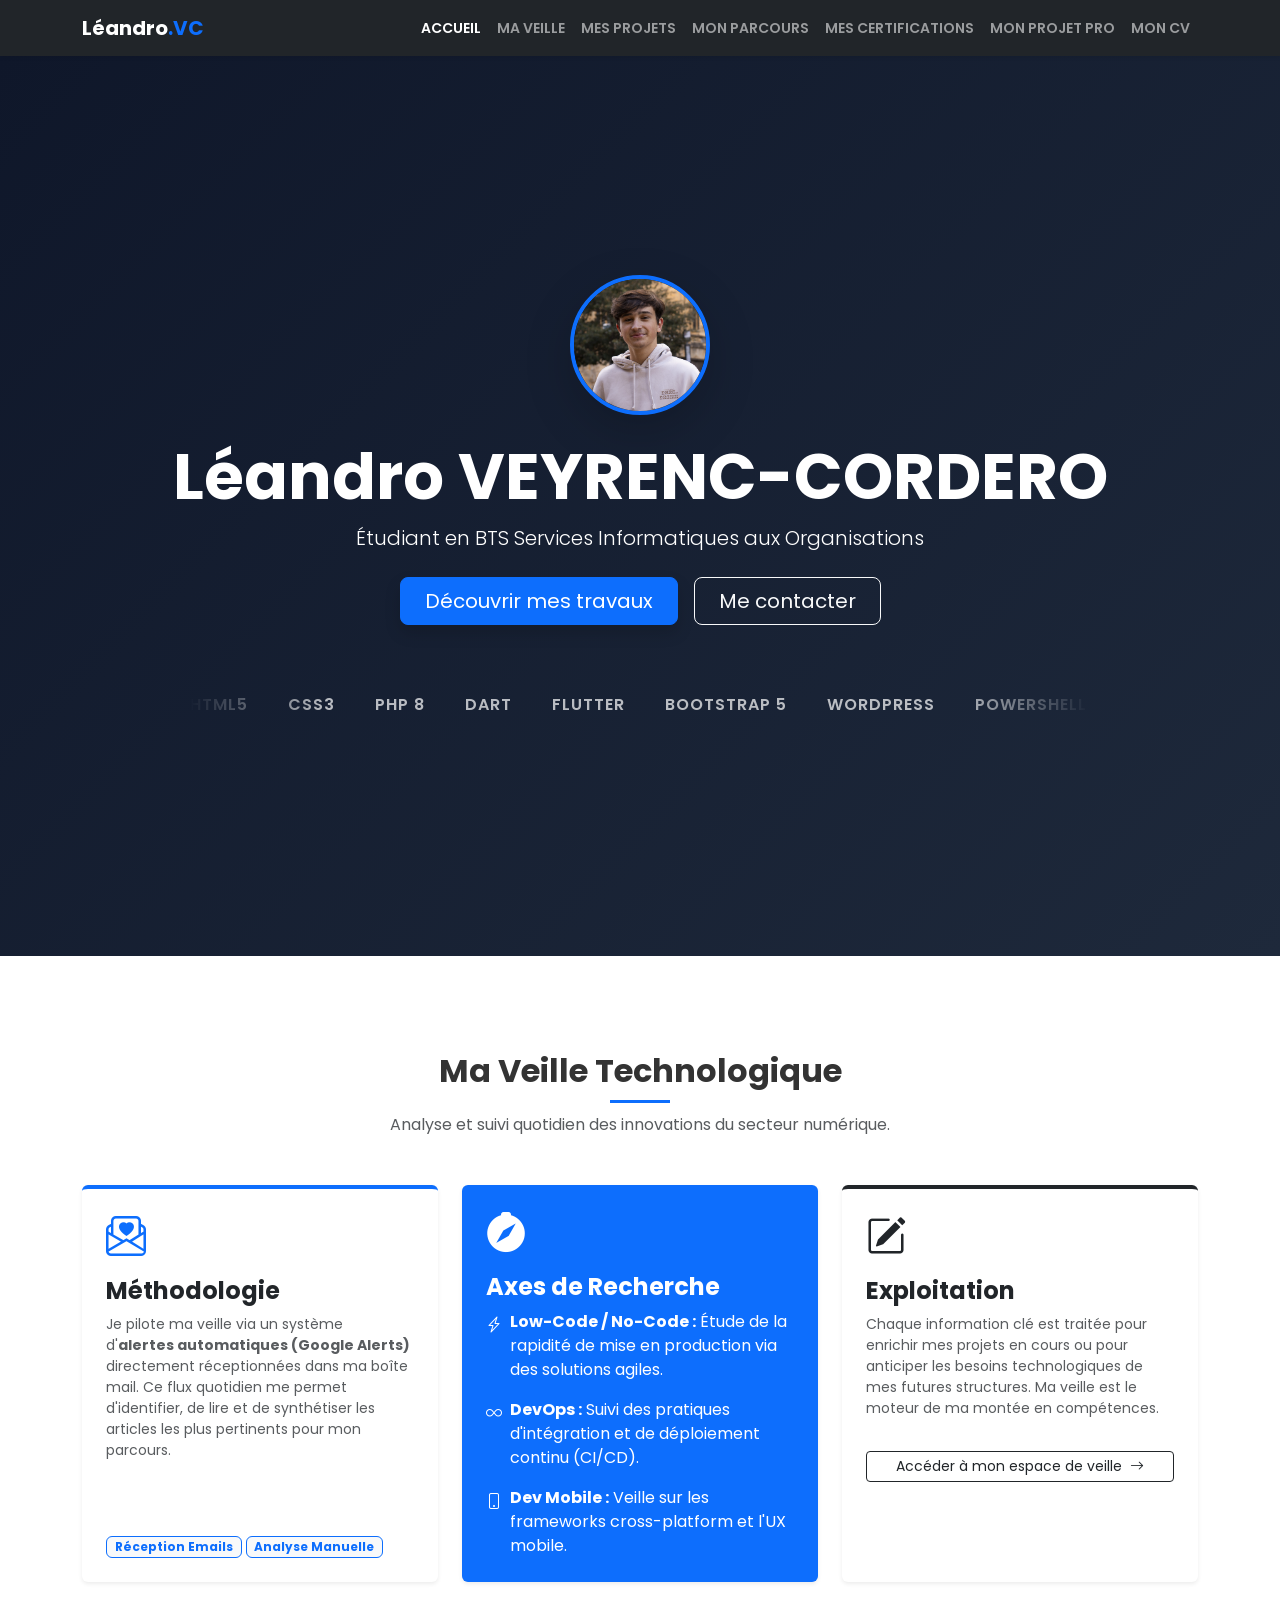
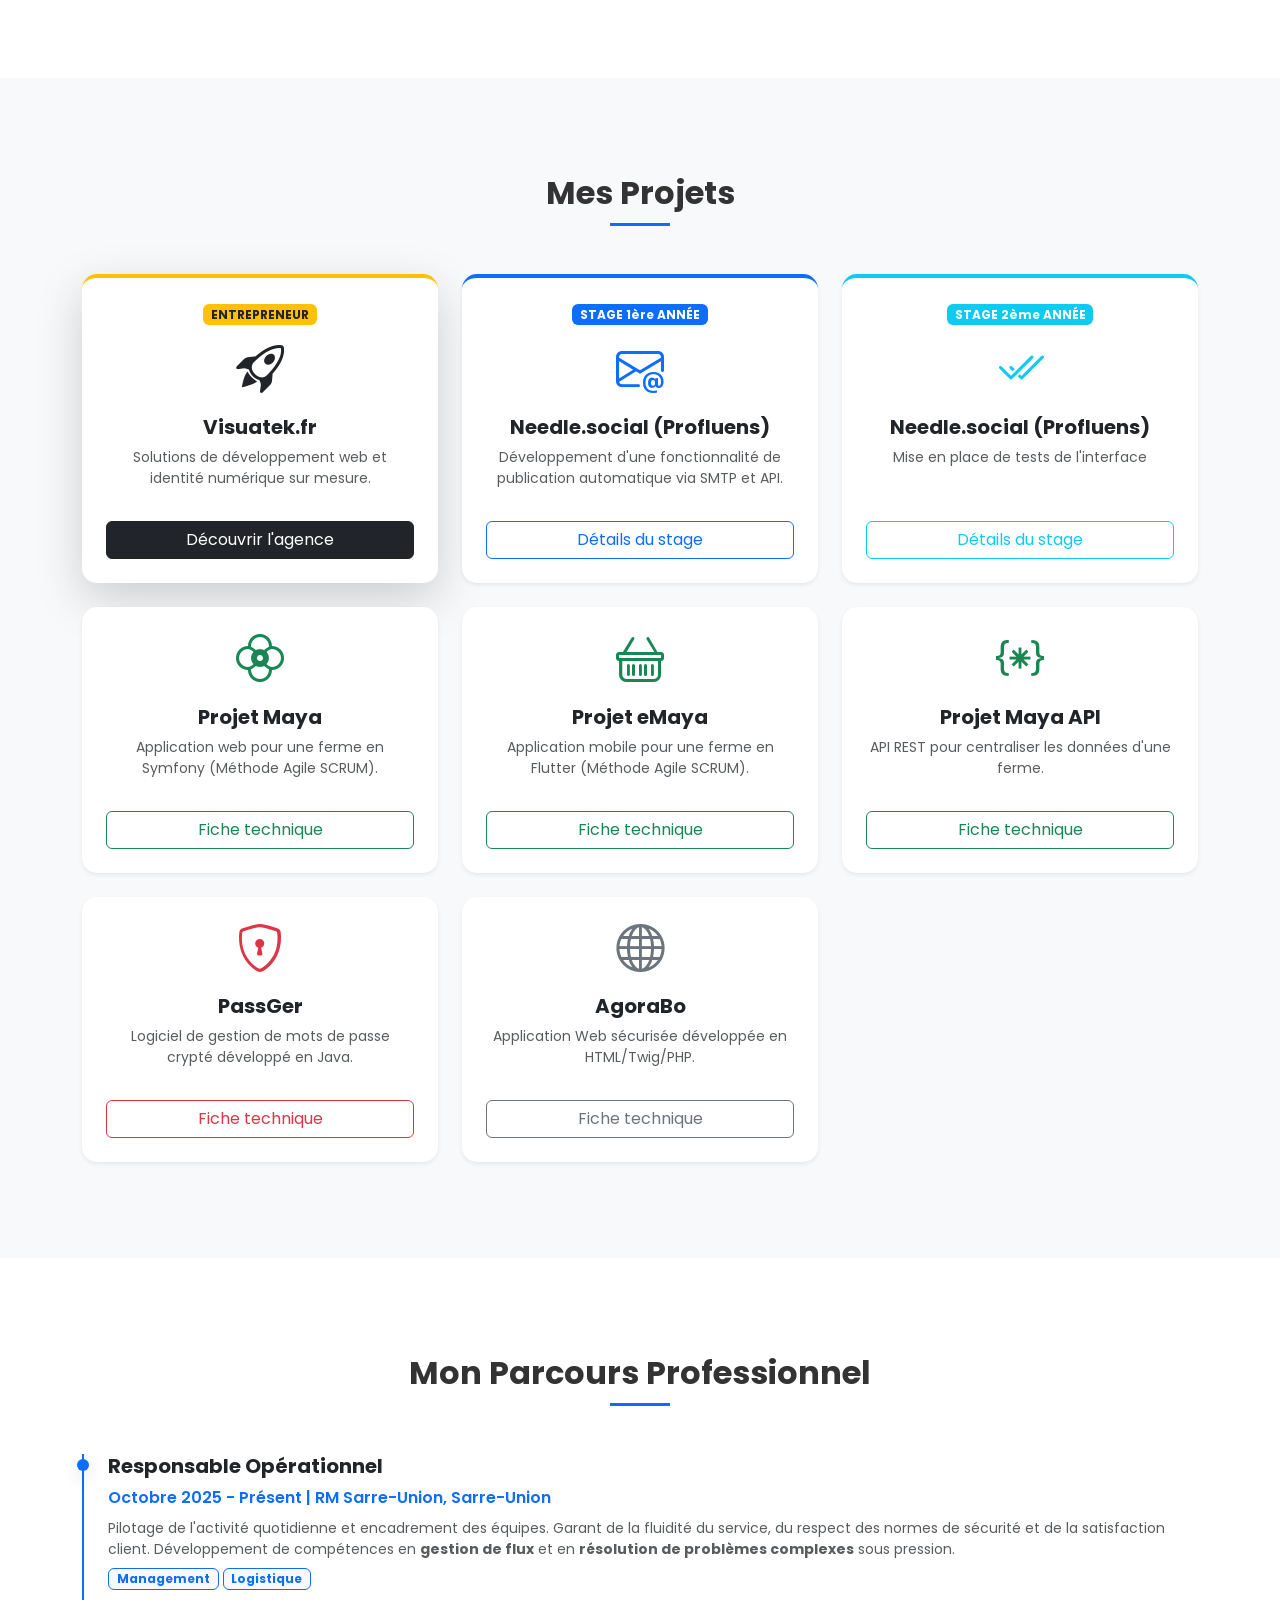
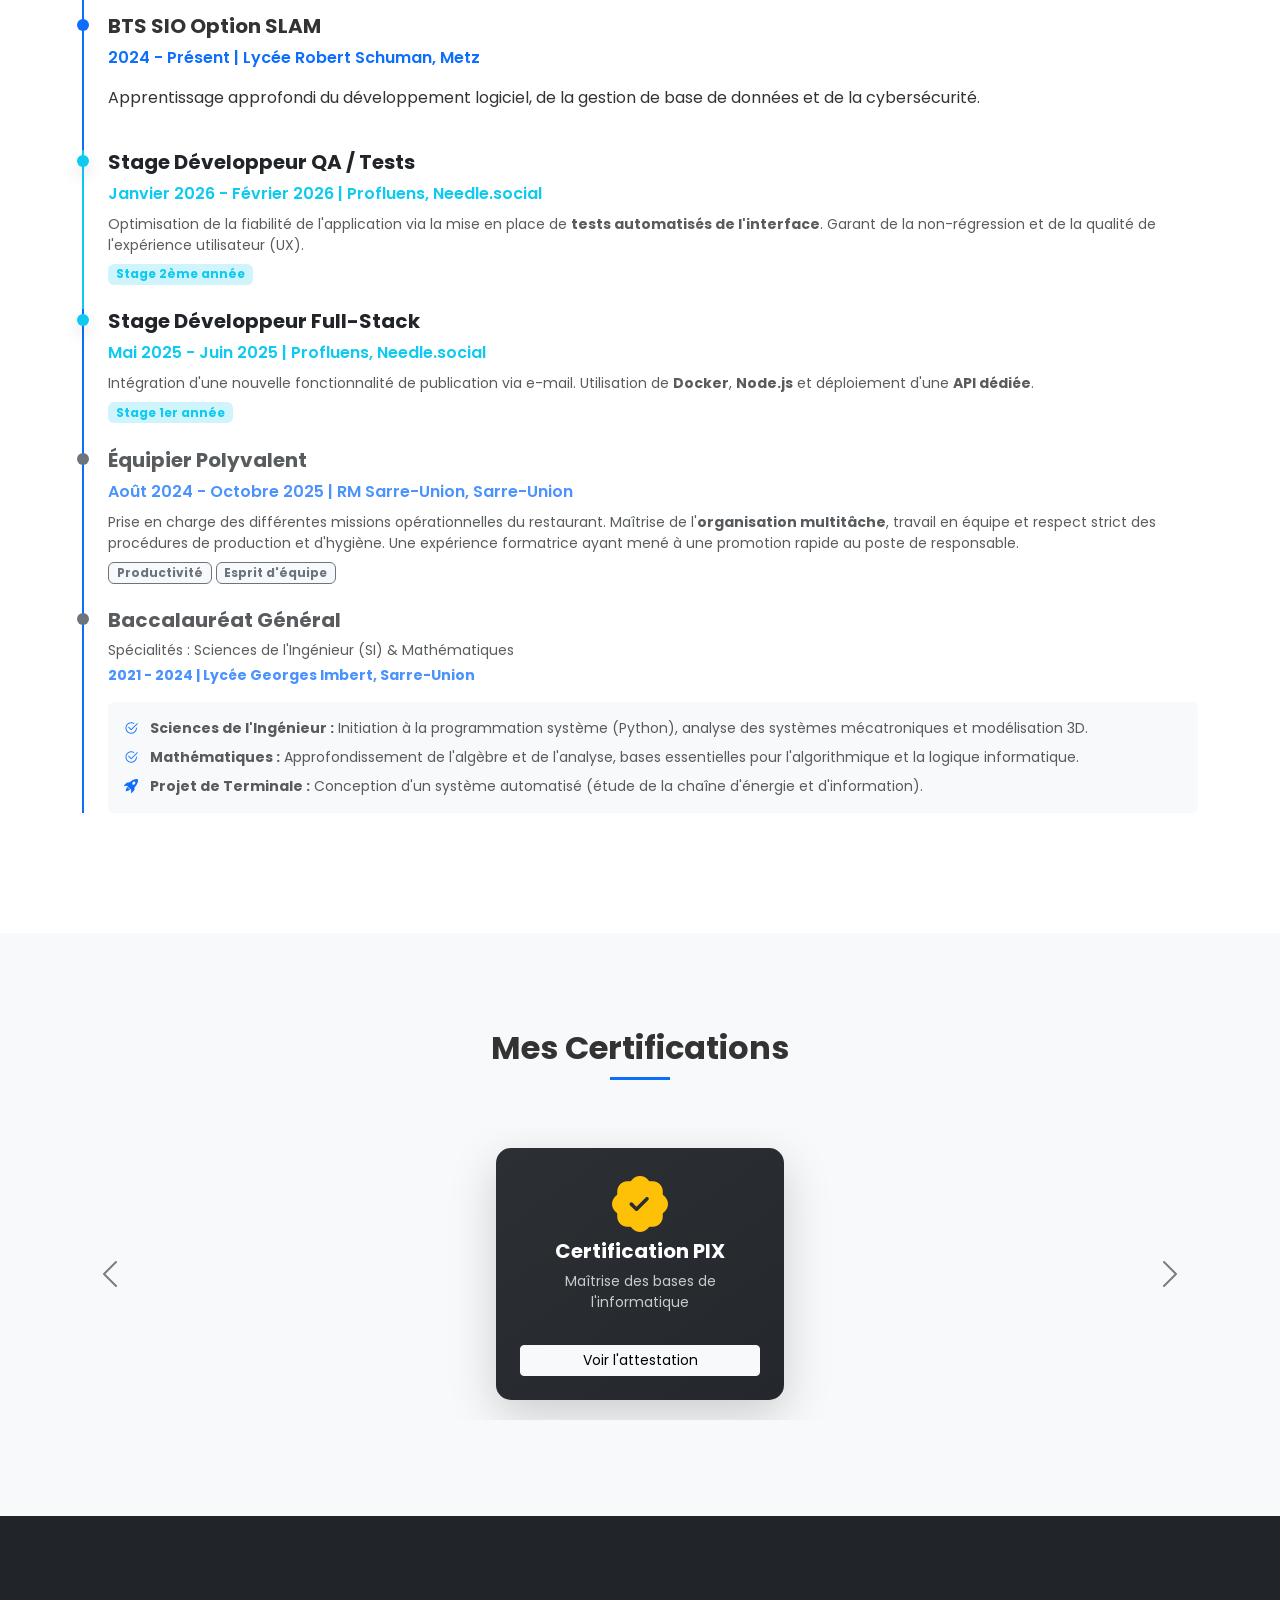
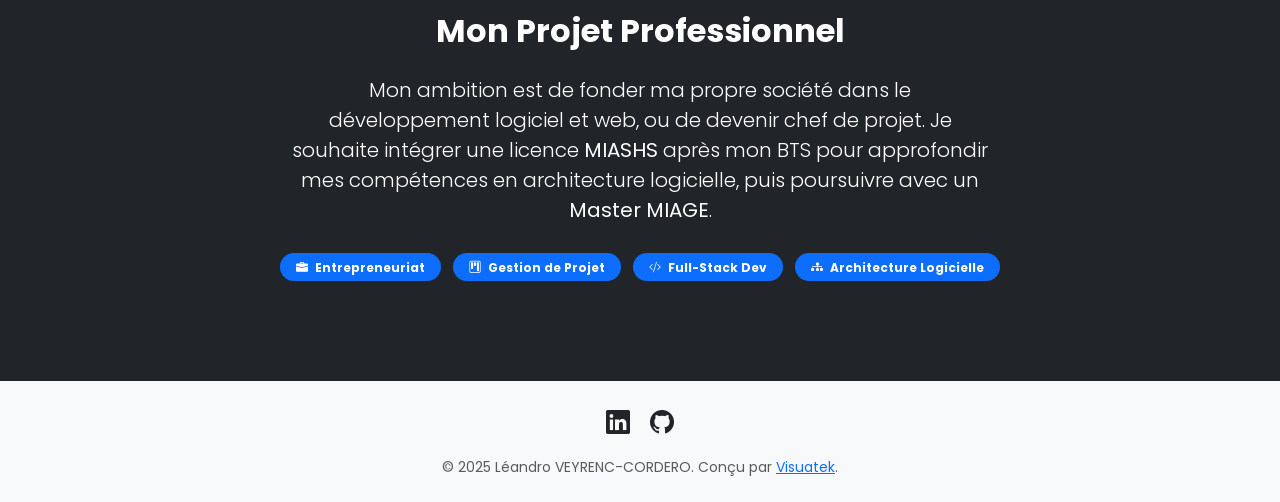
<file: index.html>
<!DOCTYPE html>
<html lang="fr">

<head>
    <meta charset="UTF-8">
    <meta name="viewport" content="width=device-width, initial-scale=1.0">
    <title>Léandro VEYRENC-CORDERO | Portfolio</title>

    <meta name="description"
        content="Portfolio de Léandro VEYRENC-CORDERO, étudiant en BTS SIO à Metz et fondateur de Visuatek. Découvrez mes projets (Java, PHP, Symfony) et mon expertise en développement web.">

    <meta name="author" content="Léandro VEYRENC-CORDERO">
    <meta name="robots" content="index, follow" />
    <meta name="keywords"
        content="Léandro Veyrenc-Cordero, Visuatek, BTS SIO Metz, Développeur Full-Stack, SLAM, Portfolio informatique, Stage Profluens, Développement web Metz">

    <meta property="og:title" content="Léandro VEYRENC-CORDERO | Portfolio Professionnel">
    <meta property="og:description"
        content="Futur entrepreneur et développeur passionné par le DevOps et le No-Code. Explorez mon parcours et mes réalisations.">
    <meta property="og:image" content="https://cordero.fr/assets/imgLeandro.jpg">
    <meta property="og:url" content="https://cordero.fr/">
    <meta property="og:type" content="website">
    <meta property="og:site_name" content="Portfolio Leandro VEYRENC-CORDERO">

    <link href="https://cdn.jsdelivr.net/npm/bootstrap@5.3.0/dist/css/bootstrap.min.css" rel="stylesheet">
    <link href="https://fonts.googleapis.com/css2?family=Poppins:wght@300;400;600;700&display=swap" rel="stylesheet">
    <link rel="stylesheet" href="https://cdn.jsdelivr.net/npm/bootstrap-icons@1.11.0/font/bootstrap-icons.css">
    <link rel="stylesheet" href="style.css">
    <link rel="canonical" href="https://cordero.fr/">
    <link rel="icon" href="assets/imgLeandro.ico" type="image/x-icon">
    <link rel="icon" type="image/jpg" href="/assets/imgLeandro.jpg">
</head>

<body data-bs-spy="scroll" data-bs-target="#navbarNav">

    <nav class="navbar navbar-expand-lg navbar-dark bg-dark sticky-top shadow-sm">
        <div class="container">
            <a class="navbar-brand fw-bold" href="#">Léandro<span class="text-primary">.VC</span></a>
            <button class="navbar-toggler" type="button" data-bs-toggle="collapse" data-bs-target="#navbarNav">
                <span class="navbar-toggler-icon"></span>
            </button>
            <div class="collapse navbar-collapse" id="navbarNav">
                <ul class="navbar-nav ms-auto text-uppercase small fw-semibold">
                    <li class="nav-item"><a class="nav-link" href="#accueil">Accueil</a></li>
                    <li class="nav-item"><a class="nav-link" href="#veille">Ma Veille</a></li>
                    <li class="nav-item"><a class="nav-link" href="#projets">Mes Projets</a></li>
                    <li class="nav-item"><a class="nav-link" href="#parcours">Mon Parcours</a></li>
                    <li class="nav-item"><a class="nav-link" href="#certifications">Mes certifications</a></li>
                    <li class="nav-item"><a class="nav-link" href="#projet-pro">Mon Projet Pro</a></li>
                    <li class="nav-item"><a class="nav-link" href="docs/cv/cv">Mon CV</a></li>
                </ul>
            </div>
        </div>
    </nav>

    <header id="accueil" class="hero-section d-flex align-items-center text-white">
        <div class="container text-center">
            <div class="profile-img-container mb-4">
                <img src="assets/imgLeandro.jpg" alt="Léandro"
                    class="rounded-circle border border-4 border-primary shadow-lg">
            </div>

            <h1 class="display-3 fw-bold">Léandro VEYRENC-CORDERO</h1>
            <p class="lead mb-4">Étudiant en BTS Services Informatiques aux Organisations</p>

            <div class="d-flex justify-content-center gap-3 mb-5">
                <a href="#projets" class="btn btn-primary btn-lg px-4 shadow">Découvrir mes travaux</a>
                <a href="mailto:leandrocorderopro@gmail.com" class="btn btn-outline-light btn-lg px-4">Me contacter</a>
            </div>

            <div class="skills-carousel-container">
                <div class="skills-slider">
                    <div class="skills-track">
                        <span>HTML5</span>
                        <span>CSS3</span>
                        <span>PHP 8</span>
                        <span>Dart</span>
                        <span>Flutter</span>
                        <span>Bootstrap 5</span>
                        <span>WordPress</span>
                        <span>PowerShell</span>
                        <span>MS-Dos</span>
                        <span>Java</span>
                        <span>Python</span>
                        <span>MySQL</span>
                        <span>Virtualisation (VM)</span>
                        <span>Docker</span>
                        <span>Architecture MVC</span>

                        <span>HTML5</span>
                        <span>CSS3</span>
                        <span>PHP 8</span>
                        <span>Dart</span>
                        <span>Flutter</span>
                        <span>Bootstrap 5</span>
                        <span>WordPress</span>
                        <span>PowerShell</span>
                        <span>MS-Dos</span>
                        <span>Java</span>
                        <span>Python</span>
                        <span>MySQL</span>
                        <span>Virtualisation (VM)</span>
                        <span>Docker</span>
                        <span>Architecture MVC</span>
                    </div>
                </div>
            </div>
        </div>
    </header>

    <section id="veille" class="py-5 bg-white">
        <div class="container py-5">
            <div class="text-center mb-5">
                <h2 class="fw-bold section-title">Ma Veille Technologique</h2>
                <p class="text-muted">Analyse et suivi quotidien des innovations du secteur numérique.</p>
            </div>

            <div class="row g-4">
                <div class="col-lg-4 col-md-6">
                    <div class="card h-100 border-0 shadow-sm p-4 border-top border-primary border-4">
                        <i class="bi bi-envelope-paper-heart text-primary display-6 mb-3"></i>
                        <h4 class="fw-bold">Méthodologie</h4>
                        <p class="text-muted small">
                            Je pilote ma veille via un système d'<strong>alertes automatiques (Google Alerts)</strong>
                            directement réceptionnées dans ma boîte mail.
                            Ce flux quotidien me permet d'identifier, de lire et de synthétiser les articles les plus
                            pertinents pour mon parcours.
                        </p>
                        <div class="mt-auto">
                            <span class="badge bg-light text-primary border border-primary small">Réception
                                Emails</span>
                            <span class="badge bg-light text-primary border border-primary small">Analyse
                                Manuelle</span>
                        </div>
                    </div>
                </div>

                <div class="col-lg-4 col-md-6">
                    <div class="card h-100 border-0 shadow-sm p-4 bg-primary text-white">
                        <i class="bi bi-compass-fill display-6 mb-3"></i>
                        <h4 class="fw-bold">Axes de Recherche</h4>
                        <ul class="list-unstyled mb-0">
                            <li class="mb-3 d-flex align-items-start">
                                <i class="bi bi-lightning-charge me-2 mt-1"></i>
                                <div><strong>Low-Code / No-Code :</strong> Étude de la rapidité de mise en production
                                    via des solutions agiles.</div>
                            </li>
                            <li class="mb-3 d-flex align-items-start">
                                <i class="bi bi-infinity me-2 mt-1"></i>
                                <div><strong>DevOps :</strong> Suivi des pratiques d'intégration et de déploiement
                                    continu (CI/CD).</div>
                            </li>
                            <li class="d-flex align-items-start">
                                <i class="bi bi-phone me-2 mt-1"></i>
                                <div><strong>Dev Mobile :</strong> Veille sur les frameworks cross-platform et l'UX
                                    mobile.</div>
                            </li>
                        </ul>
                    </div>
                </div>

                <div class="col-lg-4 col-md-12">
                    <div class="card h-100 border-0 shadow-sm p-4 border-top border-dark border-4">
                        <i class="bi bi-pencil-square text-dark display-6 mb-3"></i>
                        <h4 class="fw-bold">Exploitation</h4>
                        <p class="text-muted small">
                            Chaque information clé est traitée pour enrichir mes projets en cours ou pour anticiper les
                            besoins technologiques de mes futures structures.
                            Ma veille est le moteur de ma montée en compétences.
                        </p>
                        <a href="veille.html" class="btn btn-outline-dark btn-sm mt-3">
                            Accéder à mon espace de veille <i class="bi bi-arrow-right ms-1"></i>
                        </a>
                    </div>
                </div>
            </div>
        </div>
    </section>

    <section id="projets" class="py-5 bg-light">
        <div class="container py-5">
            <h2 class="fw-bold text-center mb-5 section-title">Mes Projets</h2>
            <div class="row g-4">

                <div class="col-md-6 col-lg-4">
                    <div class="card border-0 shadow-lg h-100 project-card border-top border-warning border-4">
                        <div class="card-body p-4 text-center d-flex flex-column">
                            <div class="mb-3"><span class="badge bg-warning text-dark">ENTREPRENEUR</span></div>
                            <i class="bi bi-rocket-takeoff display-5 text-dark mb-3"></i>
                            <h5 class="fw-bold">Visuatek.fr</h5>
                            <p class="text-muted small flex-grow-1">Solutions de développement web et identité numérique
                                sur mesure.</p>
                            <button class="btn btn-dark w-100 mt-3"
                                onclick="window.location.href='https://visuatek.fr'">Découvrir l'agence</button>
                        </div>
                    </div>
                </div>

                <div class="col-md-6 col-lg-4">
                    <div class="card border-0 shadow-sm h-100 project-card border-top border-primary border-4">
                        <div class="card-body p-4 text-center d-flex flex-column">
                            <div class="mb-3"><span class="badge bg-primary">STAGE 1ère ANNÉE</span></div>
                            <i class="bi bi-envelope-at display-5 text-primary mb-3"></i>
                            <h5 class="fw-bold">Needle.social (Profluens)</h5>
                            <p class="text-muted small flex-grow-1">Développement d'une fonctionnalité de publication
                                automatique via SMTP et API.</p>
                            <button class="btn btn-outline-primary w-100 mt-3" data-bs-toggle="modal"
                                data-bs-target="#modalProfluens">Détails du stage</button>
                        </div>
                    </div>
                </div>

                <div class="col-md-6 col-lg-4">
                    <div class="card border-0 shadow-sm h-100 project-card border-top border-info border-4">
                        <div class="card-body p-4 text-center d-flex flex-column">
                            <div class="mb-3"><span class="badge bg-info">STAGE 2ème ANNÉE</span></div>
                            <i class="bi bi-check2-all display-5 text-info mb-3"></i>
                            <h5 class="fw-bold">Needle.social (Profluens)</h5>
                            <p class="text-muted small flex-grow-1">Mise en place de tests de l'interface</p>
                            <button class="btn btn-outline-info w-100 mt-3" data-bs-toggle="modal"
                                data-bs-target="#modalProfluens2">Détails du stage</button>
                        </div>
                    </div>
                </div>

                <div class="col-md-6 col-lg-4">
                    <div class="card border-0 shadow-sm h-100 project-card">
                        <div class="card-body p-4 text-center d-flex flex-column">
                            <i class="bi bi-flower2 display-5 text-success mb-3"></i>
                            <h5 class="fw-bold">Projet Maya</h5>
                            <p class="text-muted small flex-grow-1">Application web pour une ferme en Symfony (Méthode
                                Agile SCRUM).</p>
                            <button class="btn btn-outline-success w-100 mt-3" data-bs-toggle="modal"
                                data-bs-target="#modalMaya">Fiche technique</button>
                        </div>
                    </div>
                </div>
                <div class="col-md-6 col-lg-4">
                    <div class="card border-0 shadow-sm h-100 project-card">
                        <div class="card-body p-4 text-center d-flex flex-column">
                            <i class="bi bi-basket display-5 text-success mb-3"></i>
                            <h5 class="fw-bold">Projet eMaya</h5>
                            <p class="text-muted small flex-grow-1">Application mobile pour une ferme en Flutter
                                (Méthode
                                Agile SCRUM).</p>
                            <button class="btn btn-outline-success w-100 mt-3" data-bs-toggle="modal"
                                data-bs-target="#modalEMaya">Fiche technique</button>
                        </div>
                    </div>
                </div>
                <div class="col-md-6 col-lg-4">
                    <div class="card border-0 shadow-sm h-100 project-card">
                        <div class="card-body p-4 text-center d-flex flex-column">
                            <i class="bi bi-braces-asterisk display-5 text-success mb-3"></i>
                            <h5 class="fw-bold">Projet Maya API</h5>
                            <p class="text-muted small flex-grow-1">API REST pour centraliser les données d'une ferme.
                            </p>
                            <button class="btn btn-outline-success w-100 mt-3" data-bs-toggle="modal"
                                data-bs-target="#modalMayaApi">Fiche technique</button>
                        </div>
                    </div>
                </div>

                <div class="col-md-6 col-lg-4">
                    <div class="card border-0 shadow-sm h-100 project-card">
                        <div class="card-body p-4 text-center d-flex flex-column">
                            <i class="bi bi-shield-lock display-5 text-danger mb-3"></i>
                            <h5 class="fw-bold">PassGer</h5>
                            <p class="text-muted small flex-grow-1">Logiciel de gestion de mots de passe crypté
                                développé en Java.</p>
                            <button class="btn btn-outline-danger w-100 mt-3" data-bs-toggle="modal"
                                data-bs-target="#modalPassGer">Fiche technique</button>
                        </div>
                    </div>
                </div>

                <div class="col-md-6 col-lg-4">
                    <div class="card border-0 shadow-sm h-100 project-card">
                        <div class="card-body p-4 text-center d-flex flex-column">
                            <i class="bi bi-globe display-5 text-secondary mb-3"></i>
                            <h5 class="fw-bold">AgoraBo</h5>
                            <p class="text-muted small flex-grow-1">Application Web sécurisée développée en
                                HTML/Twig/PHP.</p>
                            <button class="btn btn-outline-secondary w-100 mt-3" data-bs-toggle="modal"
                                data-bs-target="#modalAgoraBo">Fiche technique</button>
                        </div>
                    </div>
                </div>

            </div>
        </div>
    </section>

    <section id="parcours" class="py-5">
        <div class="container py-5">
            <h2 class="fw-bold text-center mb-5 section-title">Mon Parcours Professionnel</h2>
            <div class="timeline">
                <div class="timeline-item pb-4 border-start border-primary border-2 ps-4 position-relative"
                    data-bs-toggle="modal" data-bs-target="#modalResponsable" style="cursor: pointer;">
                    <span class="dot bg-primary shadow"></span>
                    <h5 class="fw-bold text-dark">Responsable Opérationnel</h5>
                    <p class="text-primary fw-semibold mb-2">Octobre 2025 - Présent | RM Sarre-Union, Sarre-Union</p>
                    <p class="small text-muted mb-0">
                        Pilotage de l'activité quotidienne et encadrement des équipes.
                        Garant de la fluidité du service, du respect des normes de sécurité et de la satisfaction
                        client.
                        Développement de compétences en <strong>gestion de flux</strong> et en <strong>résolution de
                            problèmes complexes</strong> sous pression.
                    </p>
                    <span class="badge bg-light text-primary border border-primary mt-2">Management</span>
                    <span class="badge bg-light text-primary border border-primary mt-2">Logistique</span>
                </div>
                <div class="timeline-item pb-4 border-start border-primary border-2 ps-4 position-relative">
                    <span class="dot bg-primary"></span>
                    <h5 class="fw-bold">BTS SIO Option SLAM</h5>
                    <p class="text-primary fw-semibold">2024 - Présent | Lycée Robert Schuman, Metz</p>
                    <p>Apprentissage approfondi du développement logiciel, de la gestion de base de données et de la
                        cybersécurité.</p>
                </div>
                <div class="timeline-item pb-4 border-start border-info border-2 ps-4 position-relative"
                    data-bs-toggle="modal" data-bs-target="#modalProfluens2" style="cursor: pointer;">
                    <span class="dot bg-info shadow"></span>
                    <h5 class="fw-bold text-dark">Stage Développeur QA / Tests</h5>
                    <p class="text-info fw-semibold mb-2">Janvier 2026 - Février 2026 | Profluens, Needle.social</p>
                    <p class="small text-muted mb-0">
                        Optimisation de la fiabilité de l'application via la mise en place de <strong>tests automatisés
                            de l'interface</strong>.
                        Garant de la non-régression et de la qualité de l'expérience utilisateur (UX).
                    </p>
                    <span class="badge bg-info-subtle text-info mt-2">Stage 2ème année</span>
                </div>
                <div class="timeline-item pb-4 border-start border-primary border-2 ps-4 position-relative"
                    data-bs-toggle="modal" data-bs-target="#modalProfluens" style="cursor: pointer;">
                    <span class="dot bg-info shadow"></span>
                    <h5 class="fw-bold text-dark">Stage Développeur Full-Stack</h5>
                    <p class="text-info fw-semibold mb-2">Mai 2025 - Juin 2025 | Profluens, Needle.social</p>
                    <p class="small text-muted mb-0">
                        Intégration d'une nouvelle fonctionnalité de publication via e-mail.
                        Utilisation de <strong>Docker</strong>, <strong>Node.js</strong> et déploiement d'une
                        <strong>API dédiée</strong>.
                    </p>
                    <span class="badge bg-info-subtle text-info mt-2">Stage 1er année</span>
                </div>
                <div class="timeline-item pb-4 border-start border-primary border-2 ps-4 position-relative">
                    <span class="dot bg-secondary"></span>
                    <h5 class="fw-bold text-dark text-opacity-75">Équipier Polyvalent</h5>
                    <p class="text-primary fw-semibold mb-2 text-opacity-75">Août 2024 - Octobre 2025 | RM Sarre-Union,
                        Sarre-Union</p>
                    <p class="small text-muted mb-0">
                        Prise en charge des différentes missions opérationnelles du restaurant.
                        Maîtrise de l'<strong>organisation multitâche</strong>, travail en équipe et respect strict des
                        procédures de production et d'hygiène.
                        Une expérience formatrice ayant mené à une promotion rapide au poste de responsable.
                    </p>
                    <span class="badge bg-light text-secondary border border-secondary mt-2">Productivité</span>
                    <span class="badge bg-light text-secondary border border-secondary mt-2">Esprit d'équipe</span>
                </div>
                <div class="timeline-item border-start border-primary border-2 ps-4 position-relative mb-4">
                    <span class="dot bg-secondary"></span>
                    <h5 class="fw-bold text-dark text-opacity-75">Baccalauréat Général</h5>
                    <p class="text-muted small mb-1 text-opacity-75">Spécialités : Sciences de l'Ingénieur (SI) &
                        Mathématiques</p>
                    <p class="text-primary fw-bold small text-opacity-75">2021 - 2024 | Lycée Georges Imbert,
                        Sarre-Union</p>

                    <div class="card bg-light border-0 p-3 mt-2">
                        <ul class="list-unstyled mb-0 small text-muted">
                            <li class="mb-2">
                                <i class="bi bi-check2-circle text-primary me-2"></i>
                                <strong>Sciences de l'Ingénieur :</strong> Initiation à la programmation système
                                (Python), analyse des systèmes mécatroniques et modélisation 3D.
                            </li>
                            <li class="mb-2">
                                <i class="bi bi-check2-circle text-primary me-2"></i>
                                <strong>Mathématiques :</strong> Approfondissement de l'algèbre et de l'analyse, bases
                                essentielles pour l'algorithmique et la logique informatique.
                            </li>
                            <li>
                                <i class="bi bi-rocket-takeoff-fill text-primary me-2"></i>
                                <strong>Projet de Terminale :</strong> Conception d'un système automatisé (étude de la
                                chaîne d'énergie et d'information).
                            </li>
                        </ul>
                    </div>
                </div>
            </div>
        </div>
    </section>
    <section id="certifications" class="py-5 bg-light">
        <div class="container py-5">
            <h2 class="fw-bold text-center mb-5 section-title">Mes Certifications</h2>

            <div id="certifCarousel" class="carousel slide" data-bs-ride="false">
                <div class="carousel-inner">

                    <div class="carousel-item active">
                        <div class="d-flex justify-content-center">
                            <div class="card certif-card bg-secondary border-0 shadow-lg text-white"
                                style="width: 18rem;">
                                <div class="card-body text-center p-4">
                                    <i class="bi bi-patch-check-fill text-warning display-4 mb-3"></i>
                                    <h5 class="fw-bold">Certification PIX</h5>
                                    <p class="small opacity-75">Maîtrise des bases de l'informatique</p>
                                    <button class="btn btn-sm btn-light w-100 mt-3" data-bs-toggle="modal"
                                        data-bs-target="#modalCertifPix">Voir l'attestation</button>
                                </div>
                            </div>
                        </div>
                    </div>

                    <div class="carousel-item">
                        <div class="d-flex justify-content-center">
                            <div class="card certif-card bg-secondary border-0 shadow-lg text-white"
                                style="width: 18rem;">
                                <div class="card-body text-center p-4">
                                    <i class="bi bi-shield-lock-fill text-info display-4 mb-3"></i>
                                    <h5 class="fw-bold">Cybersécurité</h5>
                                    <p class="small opacity-75">ANSSI / MOOC SecNumacadémie <br> Gouvernement Français
                                    </p>
                                    <button class="btn btn-sm btn-light w-100 mt-3" data-bs-toggle="modal"
                                        data-bs-target="#modalCertifANSSI">Voir l'attestation</button>
                                </div>
                            </div>
                        </div>
                    </div>
                    <div class="carousel-item">
                        <div class="d-flex justify-content-center">
                            <div class="card certif-card bg-secondary border-0 shadow-lg text-white"
                                style="width: 18rem;">
                                <div class="card-body text-center p-4">
                                    <i class="bi bi-braces text-danger display-4 mb-3"></i>
                                    <h5 class="fw-bold">Développement</h5>
                                    <p class="small opacity-75">Javascript / Cisco Networking Academy</p>
                                    <button class="btn btn-sm btn-light w-100 mt-3" data-bs-toggle="modal"
                                        data-bs-target="#modalCertifJS">Voir l'attestation</button>
                                </div>
                            </div>
                        </div>
                    </div>

                </div>

                <button class="carousel-control-prev" type="button" data-bs-target="#certifCarousel"
                    data-bs-slide="prev">
                    <span class="carousel-control-prev-icon" aria-hidden="true"></span>
                </button>
                <button class="carousel-control-next" type="button" data-bs-target="#certifCarousel"
                    data-bs-slide="next">
                    <span class="carousel-control-next-icon" aria-hidden="true"></span>
                </button>
            </div>
        </div>
    </section>

    <div class="modal fade" id="modalCertifPix" tabindex="-1" aria-hidden="true">
        <div class="modal-dialog modal-lg modal-dialog-centered">
            <div class="modal-content">
                <div class="modal-header border-0 pb-0">
                    <button type="button" class="btn-close" data-bs-dismiss="modal" aria-label="Close"></button>
                </div>
                <div class="modal-body text-center p-4">
                    <h4 class="fw-bold mb-4">Attestation de réussite - PIX</h4>
                    <img src="assets/imgPix.jpg" class="img-fluid rounded border shadow" alt="Attestation PIX">
                </div>
            </div>
        </div>
    </div>
    <div class="modal fade" id="modalCertifANSSI" tabindex="-1" aria-hidden="true">
        <div class="modal-dialog modal-lg modal-dialog-centered">
            <div class="modal-content">
                <div class="modal-header border-0 pb-0">
                    <button type="button" class="btn-close" data-bs-dismiss="modal" aria-label="Close"></button>
                </div>
                <div class="modal-body text-center p-4">
                    <h4 class="fw-bold mb-4">Attestation de réussite - MOOC ANSSI</h4>
                    <img src="assets/imgAnssi.jpg" class="img-fluid rounded border shadow" alt="Attestation Anssi">
                </div>
            </div>
        </div>
    </div>
    <div class="modal fade" id="modalCertifJS" tabindex="-1" aria-hidden="true">
        <div class="modal-dialog modal-lg modal-dialog-centered">
            <div class="modal-content">
                <div class="modal-header border-0 pb-0">
                    <button type="button" class="btn-close" data-bs-dismiss="modal" aria-label="Close"></button>
                </div>
                <div class="modal-body text-center p-4">
                    <h4 class="fw-bold mb-4">Attestation de réussite - Networking Academy</h4>
                    <img src="assets/imgCiscoJs.jpg" class="img-fluid rounded border shadow" alt="Attestation Js">
                </div>
            </div>
        </div>
    </div>
    <section id="projet-pro" class="py-5 bg-dark text-white">
        <div class="container py-5 text-center">
            <h2 class="fw-bold mb-4">Mon Projet Professionnel</h2>
            <p class="lead mx-auto" style="max-width: 700px;">
                Mon ambition est de fonder ma propre société dans le développement logiciel et web, ou de devenir chef
                de projet.
                Je souhaite intégrer une licence <strong>MIASHS</strong> après mon BTS pour approfondir mes compétences
                en architecture logicielle, puis poursuivre avec un <strong>Master MIAGE</strong>.
            </p>

            <div class="mt-4">
                <span class="badge rounded-pill bg-primary px-3 py-2 m-1">
                    <i class="bi bi-briefcase-fill me-1"></i> Entrepreneuriat
                </span>

                <span class="badge rounded-pill bg-primary px-3 py-2 m-1">
                    <i class="bi bi-kanban me-1"></i> Gestion de Projet
                </span>

                <span class="badge rounded-pill bg-primary px-3 py-2 m-1">
                    <i class="bi bi-code-slash me-1"></i> Full-Stack Dev
                </span>

                <span class="badge rounded-pill bg-primary px-3 py-2 m-1">
                    <i class="bi bi-diagram-3-fill me-1"></i> Architecture Logicielle
                </span>
            </div>
        </div>
    </section>

    <footer class="py-4 bg-light">
        <div class="container text-center">
            <div class="social-links mb-3">
                <a href="#" class="text-dark mx-2 fs-4"><i class="bi bi-linkedin"></i></a>
                <a href="#" class="text-dark mx-2 fs-4"><i class="bi bi-github"></i></a>
            </div>
            <p class="text-muted small mb-0">© 2025 Léandro VEYRENC-CORDERO. Conçu par <a
                    href="https://visuatek.fr/">Visuatek</a>.</p>
        </div>
    </footer>

    <script src="https://cdn.jsdelivr.net/npm/bootstrap@5.3.0/dist/js/bootstrap.bundle.min.js"></script>
    <div class="modal fade" id="modalPassGer" tabindex="-1" aria-hidden="true">
        <div class="modal-dialog modal-lg modal-dialog-centered">
            <div class="modal-content border-0">
                <div class="modal-header bg-danger text-white">
                    <h5 class="modal-title fw-bold">PassGer - Gestionnaire de MDP</h5>
                    <button type="button" class="btn-close btn-close-white" data-bs-dismiss="modal"></button>
                </div>
                <div class="modal-body p-4">
                    <h6><i class="bi bi-info-circle"></i> Description</h6>
                    <p>PassGer est un logiciel Java permettant de stocker vos mots de passe de manière cryptée. L'accès
                        est protégé par un mot de passe maître unique.</p>
                    <div class="badge bg-danger">JAVA SE</div>
                    <div class="badge bg-danger">JFrame</div>
                    <div class="badge bg-danger">Chiffrement</div>
                </div>
            </div>
        </div>
    </div>

    <div class="modal fade" id="modalProfluens" tabindex="-1" aria-hidden="true">
        <div class="modal-dialog modal-lg modal-dialog-centered">
            <div class="modal-content border-0">
                <div class="modal-header bg-primary text-white">
                    <h5 class="modal-title fw-bold">Stage Profluens - Needle.social</h5>
                    <button type="button" class="btn-close btn-close-white" data-bs-dismiss="modal"></button>
                </div>
                <div class="modal-body p-4">
                    <h5>Mission : Publication par E-mail</h5>
                    <p>Développement d'une fonctionnalité permettant de poster sur un fil de discussion via l'envoi d'un
                        mail.</p>
                    <div class="badge bg-primary">Docker</div>
                    <div class="badge bg-primary">Node.js</div>
                    <div class="badge bg-primary">API REST</div>
                    <div class="badge bg-primary">Git / Github</div>
                    <div class="mt-3">
                        <a href="docs/rapportStage1.pdf" class="btn btn-sm btn-outline-dark">Rapport de stage</a>
                    </div>
                </div>
            </div>
        </div>
    </div>

    <div class="modal fade" id="modalProfluens2" tabindex="-1" aria-hidden="true">
        <div class="modal-dialog modal-lg modal-dialog-centered">
            <div class="modal-content border-0">
                <div class="modal-header bg-info text-white">
                    <h5 class="modal-title fw-bold">Stage Profluens - Needle.social</h5>
                    <button type="button" class="btn-close btn-close-white" data-bs-dismiss="modal"></button>
                </div>
                <div class="modal-body p-4">
                    <h5>Mission : Serie de test UI</h5>
                    <p>Création d'une serie de test servant à verifier le bon fonctionnement de l'interface et ses
                        attendues.</p>
                    <div class="badge bg-info">Node.Js</div>
                    <div class="badge bg-info">Pupetteer</div>
                    <div class="badge bg-info">Docker</div>
                    <div class="badge bg-info">Git / Github</div>
                    <div class="mt-3">
                        <a href="docs/rapportStage2.pdf" class="btn btn-sm btn-outline-dark">Rapport de stage</a>
                    </div>
                </div>
            </div>
        </div>
    </div>

    <div class="modal fade" id="modalMaya" tabindex="-1" aria-hidden="true">
        <div class="modal-dialog modal-lg modal-dialog-centered">
            <div class="modal-content border-0">
                <div class="modal-header bg-success text-white">
                    <h5 class="modal-title fw-bold">Projet Maya - Symfony</h5>
                    <button type="button" class="btn-close btn-close-white" data-bs-dismiss="modal"></button>
                </div>
                <div class="modal-body p-4">
                    <p>Redéveloppement complet de l'application web pour une ferme de fruits et légumes.</p>
                    <h6>Gestion de projet :</h6>
                    <p>Travail collaboratif en <strong>méthode Agile (SCRUM)</strong> avec gestion de sprints (1 à 5).
                    </p>
                    <div class="badge bg-success">Symfony</div>
                    <div class="badge bg-success">Twig</div>
                    <div class="badge bg-success">PHP 8</div>
                    <div class="mt-3">
                        <a href="docs/rapportMaya1.pdf" class="btn btn-sm btn-outline-dark">Rapport Sprint 1</a>
                        <a href="docs/rapportMaya2.pdf" class="btn btn-sm btn-outline-dark">Rapport Sprint 2</a>
                        <a href="docs/rapportMaya3.pdf" class="btn btn-sm btn-outline-dark">Rapport Sprint 3</a>
                        <a href="docs/rapportMaya4.pdf" class="btn btn-sm btn-outline-dark">Rapport Sprint 4</a>
                        <a href="docs/rapportMaya5.pdf" class="btn btn-sm btn-outline-dark">Rapport Sprint 5</a>
                    </div>
                </div>
            </div>
        </div>
    </div>
    <div class="modal fade" id="modalEMaya" tabindex="-1" aria-hidden="true">
        <div class="modal-dialog modal-lg modal-dialog-centered">
            <div class="modal-content border-0">
                <div class="modal-header bg-success text-white">
                    <h5 class="modal-title fw-bold">Projet eMaya - Flutter</h5>
                    <button type="button" class="btn-close btn-close-white" data-bs-dismiss="modal"></button>
                </div>
                <div class="modal-body p-4">
                    <p>eMaya est une application cross-plateforme d'achat à en ligne pour la ferme Maya.</p>
                    <h6>Gestion de projet :</h6>
                    <p>Travail collaboratif en <strong>méthode Agile (SCRUM)</strong> avec gestion de sprints (1 à 4).
                    </p>
                    <div class="badge bg-success">Flutter</div>
                    <div class="badge bg-success">Dart</div>
                    <div class="badge bg-success">Android</div>
                    <div class="mt-3">
                        <a href="docs/rapportEMaya.pdf" class="btn btn-sm btn-outline-dark">Rapport</a>
                    </div>
                </div>
            </div>
        </div>
    </div>
    <div class="modal fade" id="modalMayaApi" tabindex="-1" aria-hidden="true">
        <div class="modal-dialog modal-lg modal-dialog-centered">
            <div class="modal-content border-0">
                <div class="modal-header bg-success text-white">
                    <h5 class="modal-title fw-bold">Projet Maya Api - Symfony</h5>
                    <button type="button" class="btn-close btn-close-white" data-bs-dismiss="modal"></button>
                </div>
                <div class="modal-body p-4">
                    <p>Création d'une API Rest pour Maya afin de centraliser les produits etc entre l'application web et
                        l'application mobile.</p>
                    <h6>Gestion de projet :</h6>
                    <p>Travail collaboratif en <strong>méthode Agile (SCRUM)</strong> avec gestion de sprints (1 à 4).
                    </p>
                    <div class="badge bg-success">Symfony</div>
                    <div class="badge bg-success">PHP 8</div>
                    <div class="mt-3">
                        <a href="docs/rapportMayaApi.pdf" class="btn btn-sm btn-outline-dark">Rapport de l'API</a>
                        <a href="docs/rapportMayaApiTest.pdf" class="btn btn-sm btn-outline-dark">Rapport des tests</a>
                    </div>
                </div>
            </div>
        </div>
    </div>

    <div class="modal fade" id="modalAgoraBo" tabindex="-1" aria-hidden="true">
        <div class="modal-dialog modal-lg modal-dialog-centered">
            <div class="modal-content border-0 shadow">
                <div class="modal-header bg-secondary text-white">
                    <h5 class="modal-title fw-bold">AgoraBo</h5>
                    <button type="button" class="btn-close btn-close-white" data-bs-dismiss="modal"></button>
                </div>
                <div class="modal-body p-4">
                    <img src="assets/imgAgora.png" alt="Image du projet agora" class="img-fluid rounded mb-3 shadow-sm">
                    <p>Application web sécurisée (Hashage des mots de passe).</p>
                    <div class="badge bg-secondary">HTML</div>
                    <div class="badge bg-secondary">Twig</div>
                    <div class="badge bg-secondary">PHP 8</div>
                    <div class="mt-3">
                        <a href="docs/rapportAgora1.pdf" class="btn btn-sm btn-outline-dark">Rapport Mission 1</a>
                        <a href="docs/rapportAgora2.pdf" class="btn btn-sm btn-outline-dark">Rapport Mission 2</a>
                        <a href="docs/rapportAgoraHash.pdf" class="btn btn-sm btn-outline-dark">Rapport Hashage</a>
                        <a href="docs/rapportAgoraSession.pdf" class="btn btn-sm btn-outline-dark">Rapport Session</a>
                        <a href="docs/rapportAgoraMvc.pdf" class="btn btn-sm btn-outline-dark">Rapport MVC</a>
                    </div>
                </div>
            </div>
        </div>
    </div>
</body>

</html>
</file>
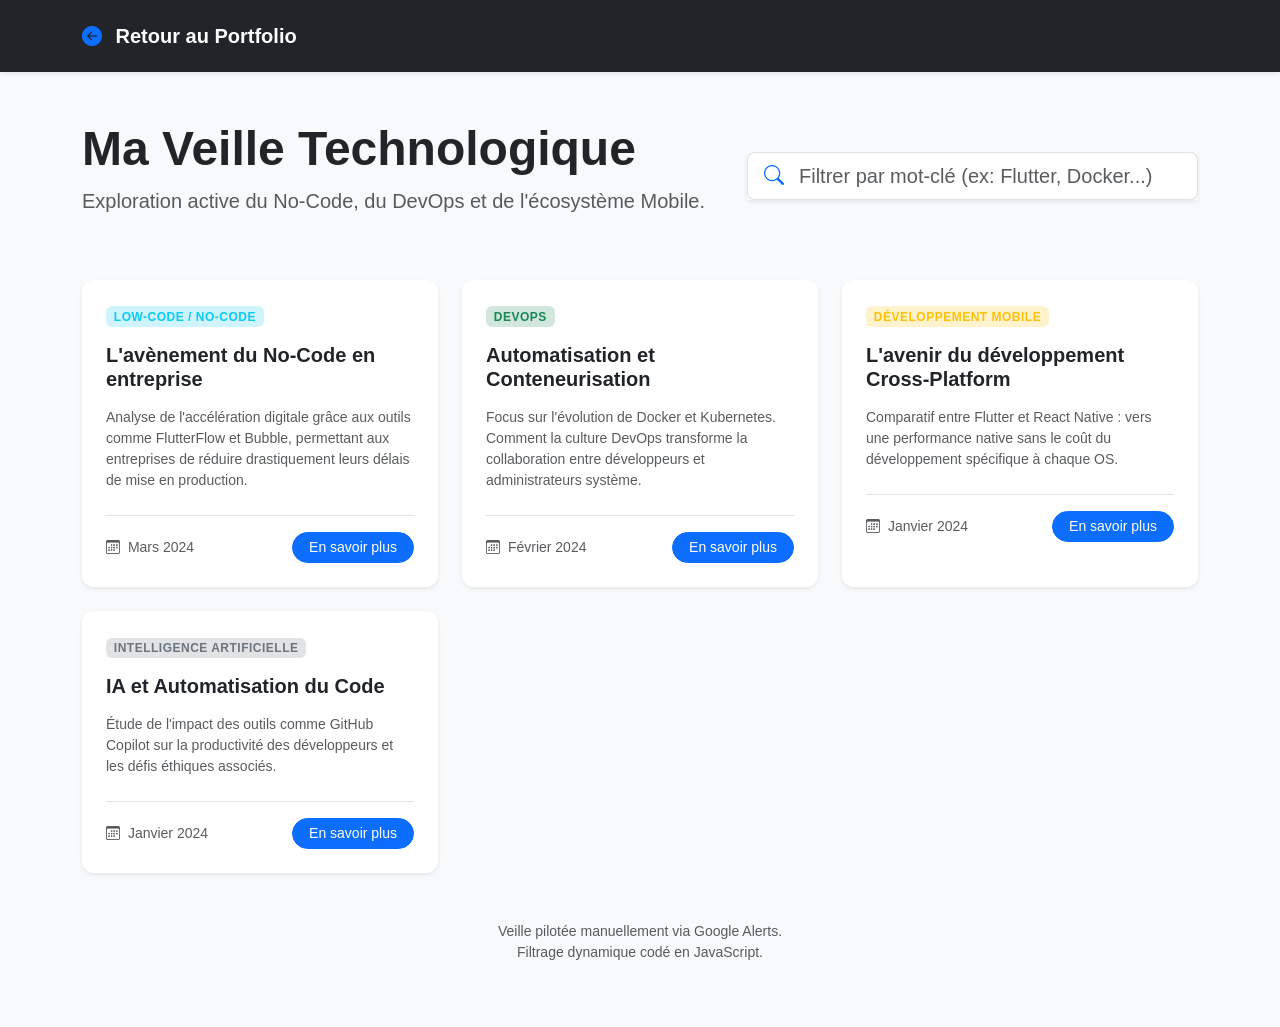
<file: veille.html>
<!DOCTYPE html>
<html lang="fr">

<head>
    <meta charset="UTF-8">
    <meta name="viewport" content="width=device-width, initial-scale=1.0">
    <title>Ma Veille Technologique | Léandro VEYRENC-CORDERO</title>
    <link href="https://cdn.jsdelivr.net/npm/bootstrap@5.3.0/dist/css/bootstrap.min.css" rel="stylesheet">
    <link rel="stylesheet" href="https://cdn.jsdelivr.net/npm/bootstrap-icons@1.11.0/font/bootstrap-icons.css">
    <meta name="author" content="Léandro VEYRENC-CORDERO">
    <meta name="robots" content="index, follow"/>

    <meta name="description"
        content="Suivi des innovations informatiques par Léandro VEYRENC-CORDERO. Analyses approfondies sur le Low-Code, le DevOps, le développement mobile et l'IA.">

    <meta property="og:title" content="Ma Veille Technologique - Léandro V.C">
    <meta property="og:description"
        content="Découvrez ma sélection d'articles et mes analyses sur les tendances technologiques actuelles.">
        <link rel="canonical" href="https://cordero.fr/veille">

    <link rel="stylesheet" href="style.css">
    <style>
        .article-card {
            transition: all 0.3s ease;
            border-radius: 12px;
        }

        .article-card:hover {
            transform: translateY(-5px);
            box-shadow: 0 10px 20px rgba(0, 0, 0, 0.1) !important;
        }

        .badge-theme {
            font-size: 0.75rem;
            letter-spacing: 0.5px;
        }
    </style>
</head>

<body class="bg-light">

    <nav class="navbar navbar-dark bg-dark shadow-sm py-3">
        <div class="container">
            <a class="navbar-brand fw-bold" href="index.html">
                <i class="bi bi-arrow-left-circle-fill me-2 text-primary"></i> Retour au Portfolio
            </a>
        </div>
    </nav>

    <div class="container py-5">
        <div class="row mb-5 g-4 align-items-center">
            <div class="col-lg-7">
                <h1 class="fw-bold display-5 text-dark">Ma Veille Technologique</h1>
                <p class="lead text-muted">Exploration active du No-Code, du DevOps et de l'écosystème Mobile.</p>
            </div>
            <div class="col-lg-5">
                <div class="input-group input-group-lg shadow-sm">
                    <span class="input-group-text bg-white border-end-0"><i
                            class="bi bi-search text-primary"></i></span>
                    <input type="text" id="searchInput" class="form-control border-start-0 ps-0"
                        placeholder="Filtrer par mot-clé (ex: Flutter, Docker...)">
                </div>
            </div>
        </div>

        <div class="row g-4" id="veilleContainer">

            <div class="col-md-6 col-lg-4 article-item" data-tags="no-code flutterflow bubble">
                <div class="card h-100 border-0 shadow-sm article-card">
                    <div class="card-body p-4">
                        <span class="badge bg-info-subtle text-info mb-3 badge-theme text-uppercase">Low-Code /
                            No-Code</span>
                        <h5 class="fw-bold mb-3">L'avènement du No-Code en entreprise</h5>
                        <p class="text-muted small">Analyse de l'accélération digitale grâce aux outils comme
                            FlutterFlow et Bubble, permettant aux entreprises de réduire drastiquement leurs délais de
                            mise en production.</p>
                        <div class="mt-4 pt-3 border-top d-flex justify-content-between align-items-center">
                            <span class="small text-muted"><i class="bi bi-calendar3 me-1"></i> Mars 2024</span>
                            <a href="#" class="btn btn-sm btn-primary rounded-pill px-3">En savoir plus</a>
                        </div>
                    </div>
                </div>
            </div>

            <div class="col-md-6 col-lg-4 article-item" data-tags="devops docker kubernetes cicd">
                <div class="card h-100 border-0 shadow-sm article-card">
                    <div class="card-body p-4">
                        <span class="badge bg-success-subtle text-success mb-3 badge-theme text-uppercase">DevOps</span>
                        <h5 class="fw-bold mb-3">Automatisation et Conteneurisation</h5>
                        <p class="text-muted small">Focus sur l'évolution de Docker et Kubernetes. Comment la culture
                            DevOps transforme la collaboration entre développeurs et administrateurs système.</p>
                        <div class="mt-4 pt-3 border-top d-flex justify-content-between align-items-center">
                            <span class="small text-muted"><i class="bi bi-calendar3 me-1"></i> Février 2024</span>
                            <a href="#" class="btn btn-sm btn-primary rounded-pill px-3">En savoir plus</a>
                        </div>
                    </div>
                </div>
            </div>

            <div class="col-md-6 col-lg-4 article-item" data-tags="mobile swift flutter cross-platform">
                <div class="card h-100 border-0 shadow-sm article-card">
                    <div class="card-body p-4">
                        <span class="badge bg-warning-subtle text-warning mb-3 badge-theme text-uppercase">Développement
                            Mobile</span>
                        <h5 class="fw-bold mb-3">L'avenir du développement Cross-Platform</h5>
                        <p class="text-muted small">Comparatif entre Flutter et React Native : vers une performance
                            native sans le coût du développement spécifique à chaque OS.</p>
                        <div class="mt-4 pt-3 border-top d-flex justify-content-between align-items-center">
                            <span class="small text-muted"><i class="bi bi-calendar3 me-1"></i> Janvier 2024</span>
                            <a href="#" class="btn btn-sm btn-primary rounded-pill px-3">En savoir plus</a>
                        </div>
                    </div>
                </div>
            </div>

            <div class="col-md-6 col-lg-4 article-item" data-tags="ia ai chatgpt copilot">
                <div class="card h-100 border-0 shadow-sm article-card">
                    <div class="card-body p-4">
                        <span
                            class="badge bg-secondary-subtle text-secondary mb-3 badge-theme text-uppercase">Intelligence
                            Artificielle</span>
                        <h5 class="fw-bold mb-3">IA et Automatisation du Code</h5>
                        <p class="text-muted small">Étude de l'impact des outils comme GitHub Copilot sur la
                            productivité des développeurs et les défis éthiques associés.</p>
                        <div class="mt-4 pt-3 border-top d-flex justify-content-between align-items-center">
                            <span class="small text-muted"><i class="bi bi-calendar3 me-1"></i> Janvier 2024</span>
                            <a href="#" class="btn btn-sm btn-primary rounded-pill px-3">En savoir plus</a>
                        </div>
                    </div>
                </div>
            </div>

        </div>

        <div class="text-center mt-5 text-muted small">
            <p>Veille pilotée manuellement via Google Alerts. <br> Filtrage dynamique codé en JavaScript.</p>
        </div>
    </div>

    <script>
        document.getElementById('searchInput').addEventListener('input', function () {
            let filter = this.value.toLowerCase();
            let items = document.querySelectorAll('.article-item');

            items.forEach(item => {
                let content = item.innerText.toLowerCase();
                let tags = item.getAttribute('data-tags').toLowerCase();

                if (content.includes(filter) || tags.includes(filter)) {
                    item.style.display = "block";
                    item.style.animation = "fadeIn 0.5s";
                } else {
                    item.style.display = "none";
                }
            });
        });
    </script>

</body>

</html>
</file>
<file: style.css>
body {
    font-family: 'Poppins', sans-serif;
    color: #333;
}

.section-title::after {
    content: '';
    display: block;
    width: 60px;
    height: 3px;
    background: #0d6efd;
    margin: 10px auto;
}

/* Hero Section avec un dégradé moderne */
.hero-section {
    background: linear-gradient(135deg, #0f172a 0%, #1e293b 100%);
    min-height: 80vh;
}

.profile-img-container img {
    width: 140px;
    height: 140px;
    object-fit: cover;
    transition: transform 0.3s ease;
}

.profile-img-container img:hover {
    transform: scale(1.05);
}

/* Cartes et Projets */
.project-card {
    transition: all 0.3s ease;
    overflow: hidden;
    border-radius: 15px;
}

.project-card:hover {
    transform: translateY(-8px);
    box-shadow: 0 15px 30px rgba(0,0,0,0.1) !important;
}

/* Timeline pour le parcours */
.timeline-item {
    position: relative;
}

.dot {
    position: absolute;
    left: -7px;
    top: 5px;
    width: 12px;
    height: 12px;
    border-radius: 50%;
}

/* Animation de la Navbar */
.nav-link {
    transition: color 0.3s;
}

.nav-link:hover {
    color: #0d6efd !important;
}
.modal-content {
    border-radius: 15px;
    transition: transform 0.3s ease-out;
}

.modal.fade .modal-dialog {
    transform: scale(0.9);
}

.modal.show .modal-dialog {
    transform: scale(1);
}

.project-card .bi {
    transition: transform 0.3s ease;
}

.project-card:hover .bi {
    transform: scale(1.1) rotate(5deg);
}
.hero-section {
    min-height: 100vh;
    padding: 100px 0;
}

/* Container du Carousel */
.skills-carousel-container {
    overflow: hidden;
    width: 100%;
    max-width: 900px; /* Pour éviter qu'il soit trop large sur grand écran */
    margin: 0 auto;
    padding: 20px 0;
    position: relative;
}

.skills-slider {
    display: flex;
    position: relative;
    /* Effet de fondu sur les bords */
    mask-image: linear-gradient(to right, transparent, black 15%, black 85%, transparent);
    -webkit-mask-image: linear-gradient(to right, transparent, black 15%, black 85%, transparent);
}

.skills-track {
    display: flex;
    gap: 40px;
    animation: scroll-horizontal 25s linear infinite;
    width: max-content;
}

.skills-track span {
    font-weight: 600;
    font-size: 1rem;
    color: #ffffff;
    white-space: nowrap;
    opacity: 0.7;
    text-transform: uppercase;
    letter-spacing: 1px;
}

/* Animation UNIQUE et bien nommée */
@keyframes scroll-horizontal {
    0% { transform: translateX(0); }
    100% { transform: translateX(-50%); }
}

.certif-card {
    transition: transform 0.3s ease;
    border-radius: 15px;
    background: linear-gradient(145deg, #2c3034, #24282c);
}

.certif-card:hover {
    transform: scale(1.05);
}

#certifCarousel .carousel-control-prev,
#certifCarousel .carousel-control-next {
    width: 5%;
    filter: invert(1); /* Rend les flèches visibles si le fond est sombre */
}

.carousel-item {
    padding: 20px 0;
}
</file>
